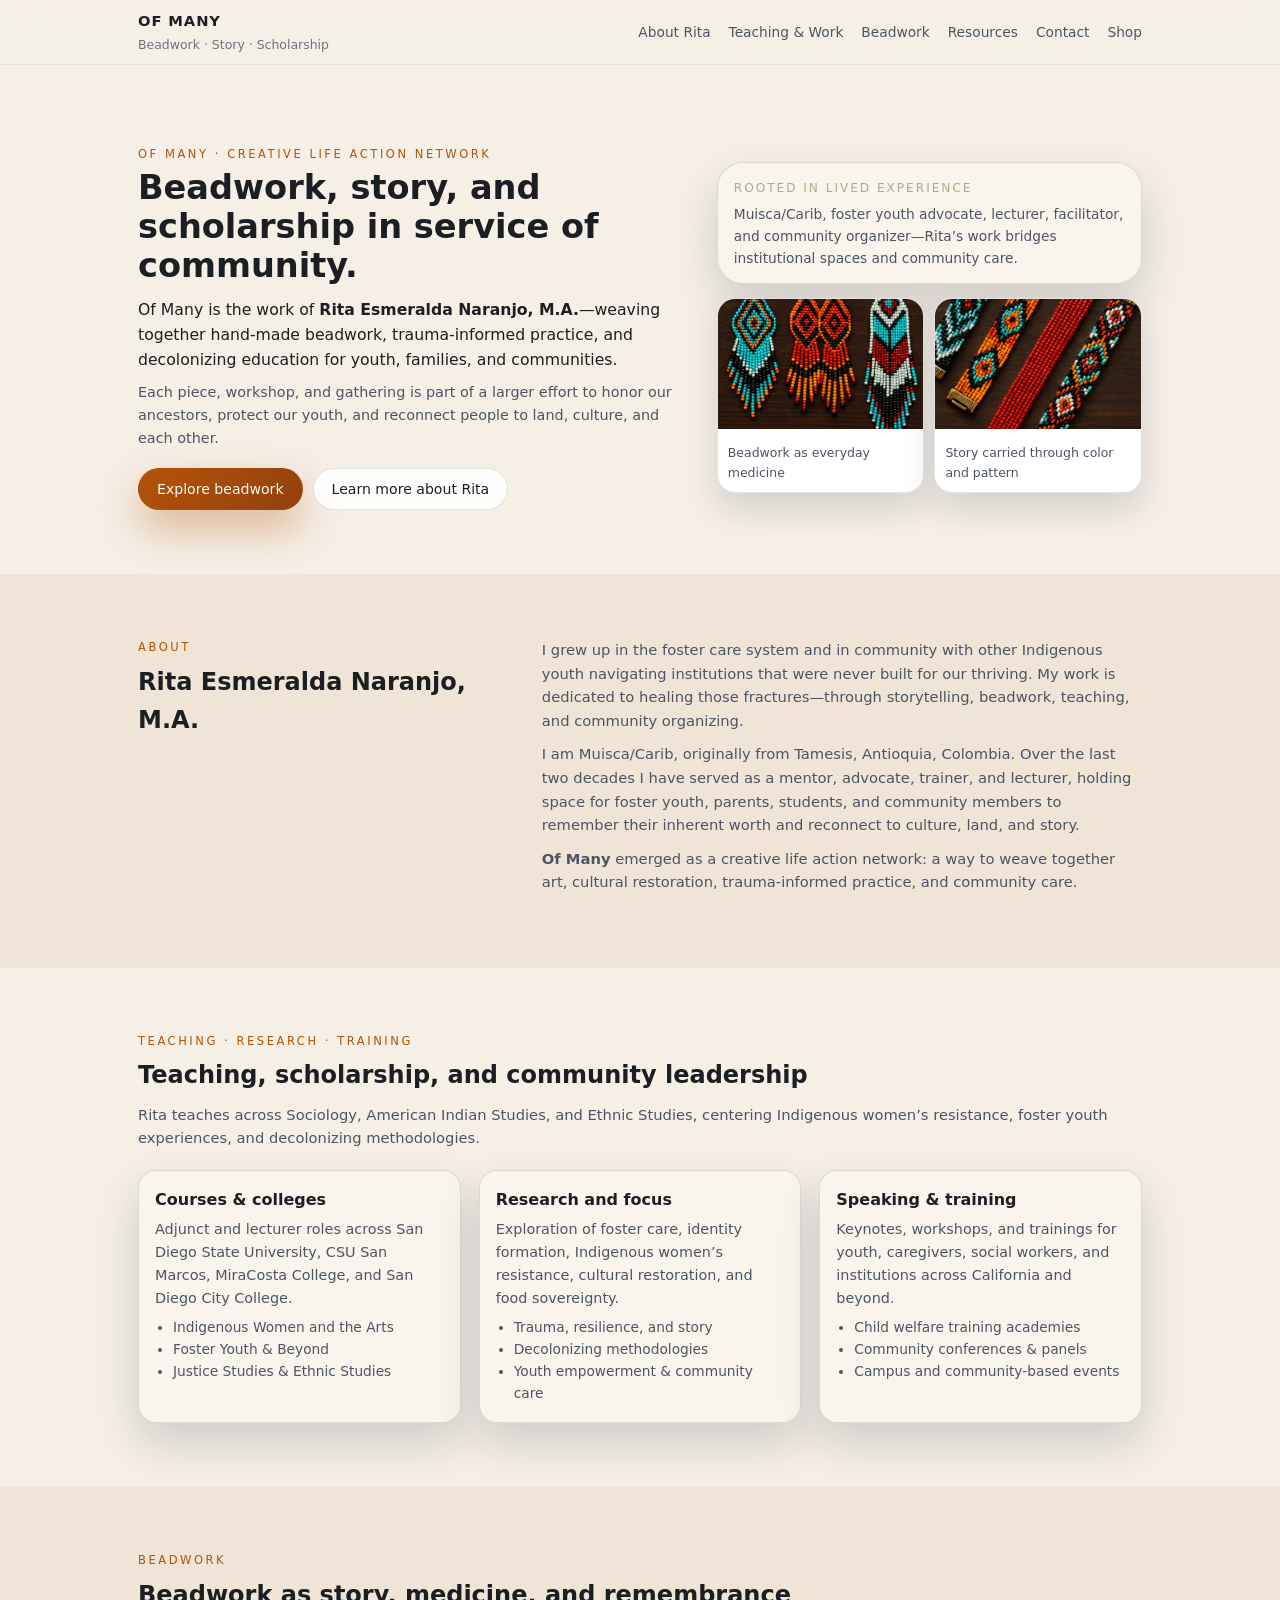
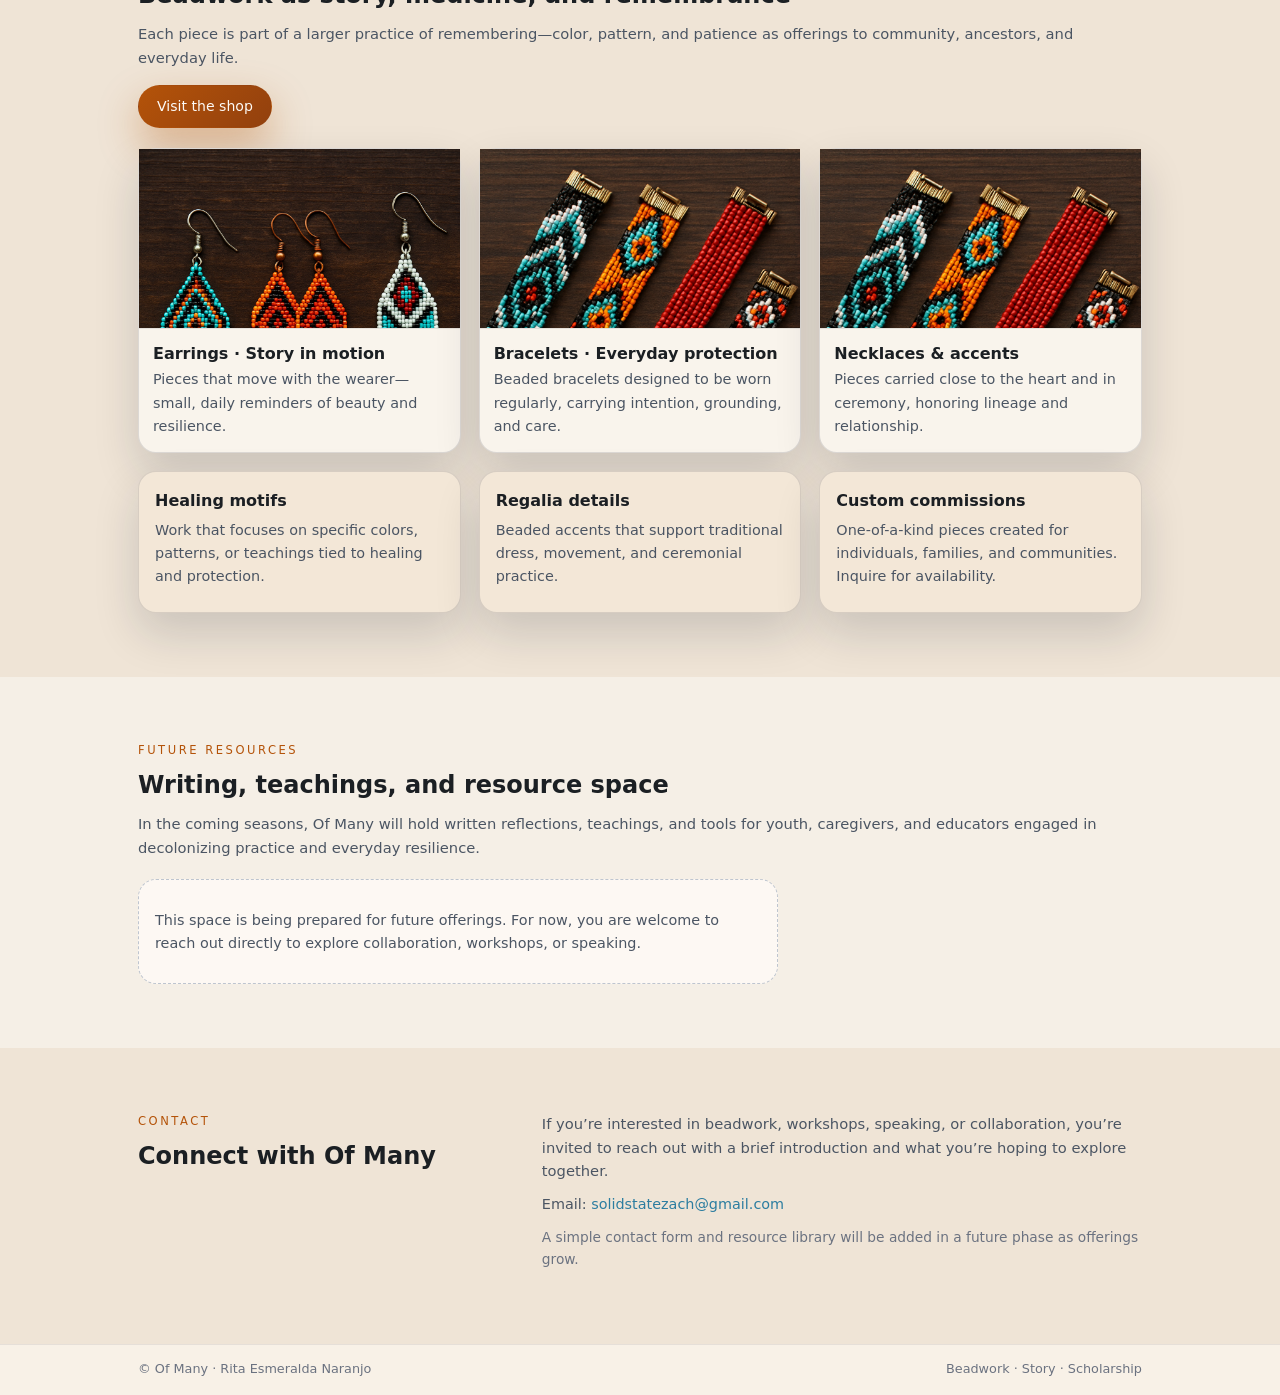
<file: index.html>
<!DOCTYPE html>
<html lang="en">
<head>
  <meta charset="UTF-8">
  <title>Of Many – Beadwork, Story, and Scholarship</title>
  <meta name="viewport" content="width=device-width, initial-scale=1">
  <meta name="description" content="Of Many is the work of Rita Esmeralda Naranjo, M.A.—beadwork, story, and scholarship rooted in Indigenous resilience, foster youth advocacy, and decolonizing practice.">
  <link rel="stylesheet" href="styles.css">
</head>
<body>
  <header class="top-nav">
    <div class="shell nav-inner">
      <a href="#top" class="nav-brand">
        <span class="nav-mark">Of Many</span>
        <span class="nav-sub">Beadwork · Story · Scholarship</span>
      </a>
      <nav class="nav-links">
        <a href="#about">About Rita</a>
        <a href="#academic">Teaching & Work</a>
        <a href="#beadwork">Beadwork</a>
        <a href="#resources">Resources</a>
        <a href="#contact">Contact</a>
        <a href="shop.html">Shop</a>
      </nav>
    </div>
  </header>

  <main id="top">
    <!-- HERO -->
    <section class="section hero">
      <div class="shell hero-grid">
        <div class="hero-text">
          <p class="eyebrow">OF MANY · CREATIVE LIFE ACTION NETWORK</p>
          <h1>Beadwork, story, and scholarship in service of community.</h1>
          <p class="hero-lead">
            Of Many is the work of <strong>Rita Esmeralda Naranjo, M.A.</strong>—weaving together hand-made beadwork, trauma-informed practice, and decolonizing education for youth, families, and communities.
          </p>
          <p class="hero-body">
            Each piece, workshop, and gathering is part of a larger effort to honor our ancestors, protect our youth, and reconnect people to land, culture, and each other.
          </p>
          <div class="hero-actions">
            <a href="#beadwork" class="btn btn-primary">Explore beadwork</a>
            <a href="#about" class="btn btn-ghost">Learn more about Rita</a>
          </div>
        </div>
        <aside class="hero-side">
          <div class="hero-panel">
            <p class="hero-panel-label">Rooted in lived experience</p>
            <p class="hero-panel-text">
              Muisca/Carib, foster youth advocate, lecturer, facilitator, and community organizer—Rita’s work bridges institutional spaces and community care.
            </p>
          </div>
          <div class="hero-glimpse-grid">
            <figure class="glimpse-card">
              <img src="assets/ofmany1.png" alt="Beaded earrings and cultural beadwork">
              <figcaption>Beadwork as everyday medicine</figcaption>
            </figure>
            <figure class="glimpse-card">
              <img src="assets/ofmany2.png" alt="Handcrafted beadwork laid out on fabric">
              <figcaption>Story carried through color and pattern</figcaption>
            </figure>
          </div>
        </aside>
      </div>
    </section>

    <!-- STORY / ABOUT -->
    <section id="about" class="section section-band">
      <div class="shell split">
        <div class="split-label">
          <p class="eyebrow">ABOUT</p>
          <h2>Rita Esmeralda Naranjo, M.A.</h2>
        </div>
        <div class="split-body">
          <p>
            I grew up in the foster care system and in community with other Indigenous youth navigating institutions that were never built for our thriving.
            My work is dedicated to healing those fractures—through storytelling, beadwork, teaching, and community organizing.
          </p>
          <p>
            I am Muisca/Carib, originally from Tamesis, Antioquia, Colombia. Over the last two decades I have served as a mentor, advocate, trainer, and lecturer,
            holding space for foster youth, parents, students, and community members to remember their inherent worth and reconnect to culture, land, and story.
          </p>
          <p>
            <strong>Of Many</strong> emerged as a creative life action network: a way to weave together art, cultural restoration, trauma-informed practice, and community care.
          </p>
        </div>
      </div>
    </section>

    <!-- ACADEMIC & PROFESSIONAL WORK -->
    <section id="academic" class="section">
      <div class="shell">
        <div class="section-head">
          <p class="eyebrow">TEACHING · RESEARCH · TRAINING</p>
          <h2>Teaching, scholarship, and community leadership</h2>
          <p class="section-lead">
            Rita teaches across Sociology, American Indian Studies, and Ethnic Studies, centering Indigenous women’s resistance, foster youth experiences, and decolonizing methodologies.
          </p>
        </div>

        <div class="grid grid-3">
          <article class="card">
            <h3>Courses & colleges</h3>
            <p>
              Adjunct and lecturer roles across San Diego State University, CSU San Marcos, MiraCosta College, and San Diego City College.
            </p>
            <ul>
              <li>Indigenous Women and the Arts</li>
              <li>Foster Youth & Beyond</li>
              <li>Justice Studies & Ethnic Studies</li>
            </ul>
          </article>

          <article class="card">
            <h3>Research and focus</h3>
            <p>
              Exploration of foster care, identity formation, Indigenous women’s resistance, cultural restoration, and food sovereignty.
            </p>
            <ul>
              <li>Trauma, resilience, and story</li>
              <li>Decolonizing methodologies</li>
              <li>Youth empowerment & community care</li>
            </ul>
          </article>

          <article class="card">
            <h3>Speaking & training</h3>
            <p>
              Keynotes, workshops, and trainings for youth, caregivers, social workers, and institutions across California and beyond.
            </p>
            <ul>
              <li>Child welfare training academies</li>
              <li>Community conferences & panels</li>
              <li>Campus and community-based events</li>
            </ul>
          </article>
        </div>
      </div>
    </section>

    <!-- BEADWORK GALLERY -->
    <section id="beadwork" class="section section-band">
      <div class="shell">
        <div class="section-head">
          <p class="eyebrow">BEADWORK</p>
          <h2>Beadwork as story, medicine, and remembrance</h2>
          <p class="section-lead">
            Each piece is part of a larger practice of remembering—color, pattern, and patience as offerings to community, ancestors, and everyday life.
          </p>
          <div class="section-cta">
            <a href="shop.html" class="btn btn-primary">Visit the shop</a>
          </div>
        </div>

        <div class="grid grid-3 gallery">
          <article class="card card-gallery">
            <div class="card-image">
              <img src="assets/beads-earrings.png" alt="Beaded earrings">
            </div>
            <h3>Earrings · Story in motion</h3>
            <p>Pieces that move with the wearer—small, daily reminders of beauty and resilience.</p>
          </article>

          <article class="card card-gallery">
            <div class="card-image">
              <img src="assets/beads-bracelets.png" alt="Beaded bracelets">
            </div>
            <h3>Bracelets · Everyday protection</h3>
            <p>Beaded bracelets designed to be worn regularly, carrying intention, grounding, and care.</p>
          </article>

          <article class="card card-gallery">
            <div class="card-image">
              <img src="assets/beads-cultural.png" alt="Cultural beadwork imagery">
            </div>
            <h3>Necklaces & accents</h3>
            <p>Pieces carried close to the heart and in ceremony, honoring lineage and relationship.</p>
          </article>

          <article class="card card-muted">
            <h3>Healing motifs</h3>
            <p>Work that focuses on specific colors, patterns, or teachings tied to healing and protection.</p>
          </article>

          <article class="card card-muted">
            <h3>Regalia details</h3>
            <p>Beaded accents that support traditional dress, movement, and ceremonial practice.</p>
          </article>

          <article class="card card-muted">
            <h3>Custom commissions</h3>
            <p>One-of-a-kind pieces created for individuals, families, and communities. Inquire for availability.</p>
          </article>
        </div>
      </div>
    </section>

    <!-- FUTURE RESOURCES -->
    <section id="resources" class="section">
      <div class="shell">
        <div class="section-head">
          <p class="eyebrow">FUTURE RESOURCES</p>
          <h2>Writing, teachings, and resource space</h2>
          <p class="section-lead">
            In the coming seasons, Of Many will hold written reflections, teachings, and tools for youth, caregivers, and educators engaged in decolonizing practice and everyday resilience.
          </p>
        </div>
        <div class="resources-note">
          <p>This space is being prepared for future offerings. For now, you are welcome to reach out directly to explore collaboration, workshops, or speaking.</p>
        </div>
      </div>
    </section>

    <!-- CONTACT -->
    <section id="contact" class="section section-band">
      <div class="shell split">
        <div class="split-label">
          <p class="eyebrow">CONTACT</p>
          <h2>Connect with Of Many</h2>
        </div>
        <div class="split-body">
          <p>
            If you’re interested in beadwork, workshops, speaking, or collaboration, you’re invited to reach out with a brief introduction and what you’re hoping to explore together.
          </p>
          <p class="contact-line">
            Email: <a href="mailto:solidstatezach@gmail.com">solidstatezach@gmail.com</a>
          </p>
          <p class="contact-line contact-note">
            A simple contact form and resource library will be added in a future phase as offerings grow.
          </p>
        </div>
      </div>
    </section>
  </main>

  <footer class="site-footer">
    <div class="shell footer-inner">
      <span>© Of Many · Rita Esmeralda Naranjo</span>
      <span>Beadwork · Story · Scholarship</span>
    </div>
  </footer>
</body>
</html>
</file>
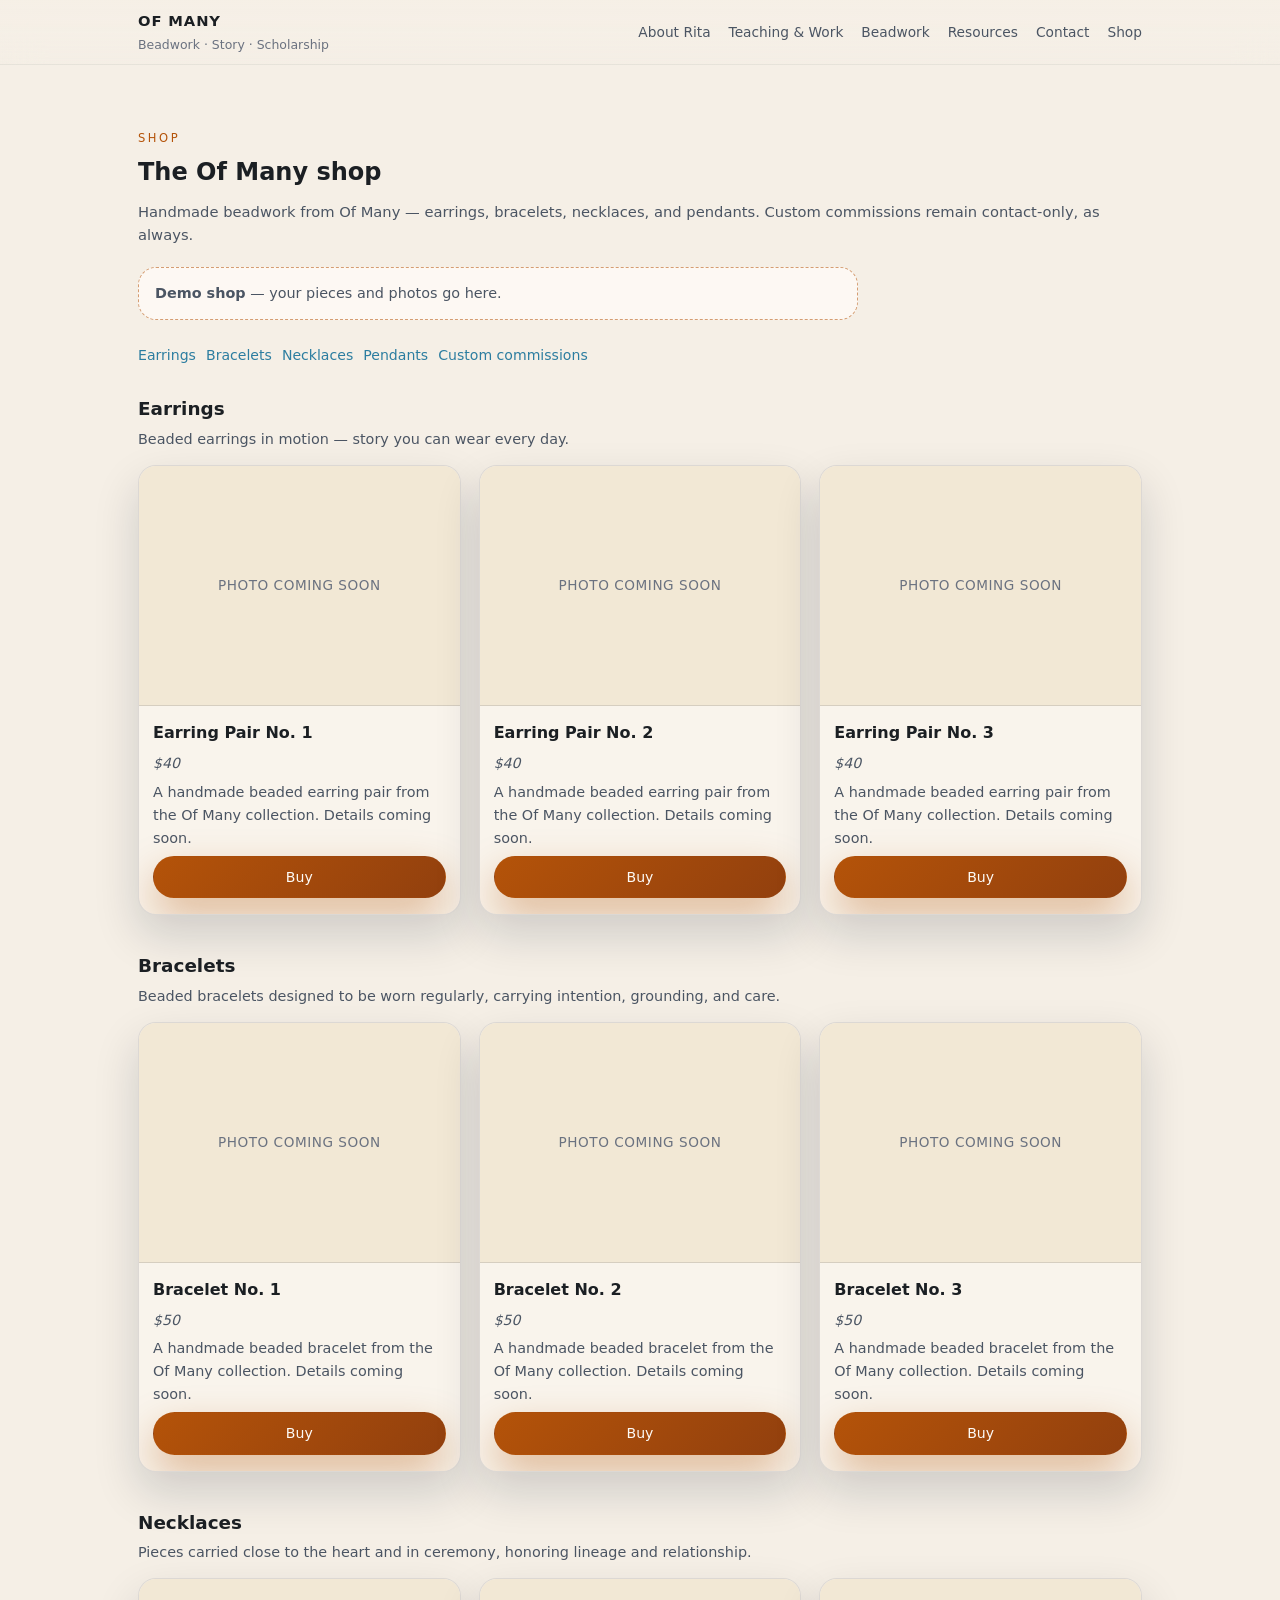
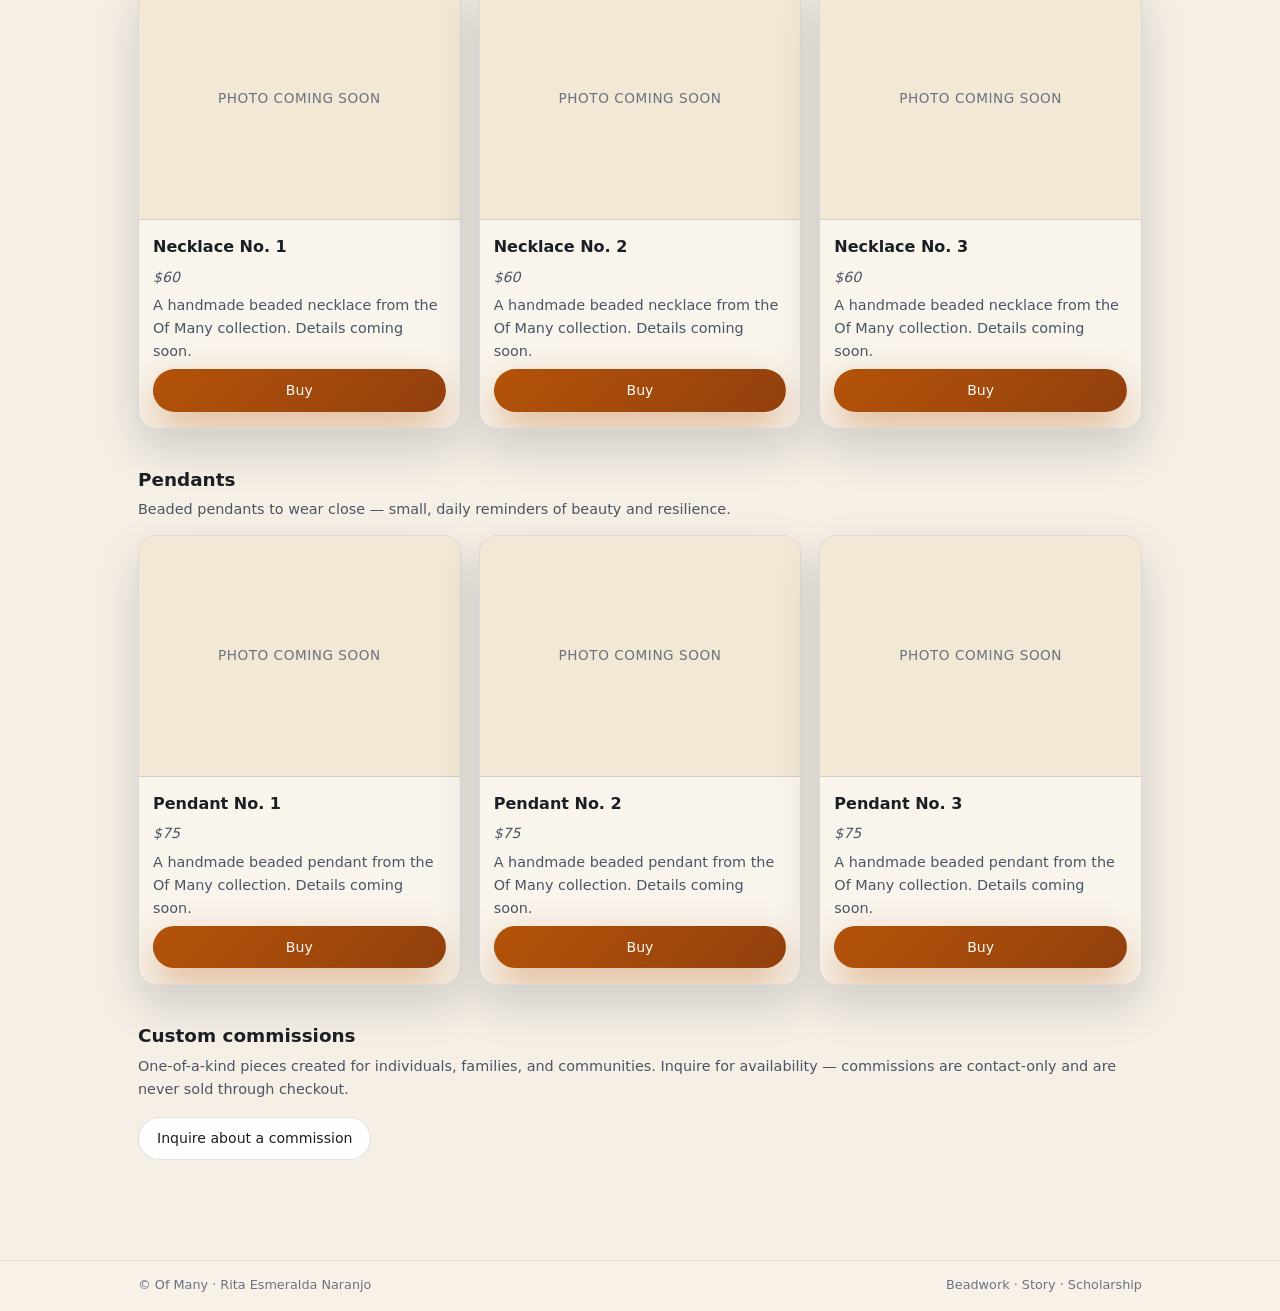
<file: shop.html>
<!DOCTYPE html>
<html lang="en">
<head>
  <meta charset="UTF-8">
  <title>Shop – Of Many</title>
  <meta name="viewport" content="width=device-width, initial-scale=1">
  <meta name="description" content="Handmade beadwork from Of Many — earrings, bracelets, necklaces, and pendants. Custom commissions by inquiry.">
  <link rel="stylesheet" href="styles.css">
</head>
<body>
  <header class="top-nav">
    <div class="shell nav-inner">
      <a href="index.html#top" class="nav-brand">
        <span class="nav-mark">Of Many</span>
        <span class="nav-sub">Beadwork · Story · Scholarship</span>
      </a>
      <nav class="nav-links">
        <a href="index.html#about">About Rita</a>
        <a href="index.html#academic">Teaching &amp; Work</a>
        <a href="index.html#beadwork">Beadwork</a>
        <a href="index.html#resources">Resources</a>
        <a href="index.html#contact">Contact</a>
        <a href="shop.html">Shop</a>
      </nav>
    </div>
  </header>

  <main>
    <section class="section">
      <div class="shell">
        <div class="section-head">
          <p class="eyebrow">SHOP</p>
          <h2>The Of Many shop</h2>
          <p class="section-lead">
            Handmade beadwork from Of Many — earrings, bracelets, necklaces, and pendants. Custom commissions remain contact-only, as always.
          </p>
        </div>

        <p class="shop-note"><strong>Demo shop</strong> — your pieces and photos go here.</p>

        <nav class="shop-subnav" aria-label="Shop categories">
          <a href="#earrings">Earrings</a>
          <a href="#bracelets">Bracelets</a>
          <a href="#necklaces">Necklaces</a>
          <a href="#pendants">Pendants</a>
          <a href="#commissions">Custom commissions</a>
        </nav>

        <!-- EARRINGS -->
        <div class="shop-category" id="earrings">
          <h3>Earrings</h3>
          <p>Beaded earrings in motion — story you can wear every day.</p>
          <div class="grid grid-3">
            <article class="card product-card">
              <div class="placeholder-image" role="img" aria-label="Photo coming soon">Photo coming soon</div>
              <div class="product-card-body">
                <h4>Earring Pair No. 1</h4>
                <p class="price-coming">$40</p>
                <p>A handmade beaded earring pair from the Of Many collection. Details coming soon.</p>
                <a href="YOUR-STRIPE-LINK" class="btn btn-primary">Buy</a>
              </div>
            </article>
            <article class="card product-card">
              <div class="placeholder-image" role="img" aria-label="Photo coming soon">Photo coming soon</div>
              <div class="product-card-body">
                <h4>Earring Pair No. 2</h4>
                <p class="price-coming">$40</p>
                <p>A handmade beaded earring pair from the Of Many collection. Details coming soon.</p>
                <a href="YOUR-STRIPE-LINK" class="btn btn-primary">Buy</a>
              </div>
            </article>
            <article class="card product-card">
              <div class="placeholder-image" role="img" aria-label="Photo coming soon">Photo coming soon</div>
              <div class="product-card-body">
                <h4>Earring Pair No. 3</h4>
                <p class="price-coming">$40</p>
                <p>A handmade beaded earring pair from the Of Many collection. Details coming soon.</p>
                <a href="YOUR-STRIPE-LINK" class="btn btn-primary">Buy</a>
              </div>
            </article>
          </div>
        </div>

        <!-- BRACELETS -->
        <div class="shop-category" id="bracelets">
          <h3>Bracelets</h3>
          <p>Beaded bracelets designed to be worn regularly, carrying intention, grounding, and care.</p>
          <div class="grid grid-3">
            <article class="card product-card">
              <div class="placeholder-image" role="img" aria-label="Photo coming soon">Photo coming soon</div>
              <div class="product-card-body">
                <h4>Bracelet No. 1</h4>
                <p class="price-coming">$50</p>
                <p>A handmade beaded bracelet from the Of Many collection. Details coming soon.</p>
                <a href="YOUR-STRIPE-LINK" class="btn btn-primary">Buy</a>
              </div>
            </article>
            <article class="card product-card">
              <div class="placeholder-image" role="img" aria-label="Photo coming soon">Photo coming soon</div>
              <div class="product-card-body">
                <h4>Bracelet No. 2</h4>
                <p class="price-coming">$50</p>
                <p>A handmade beaded bracelet from the Of Many collection. Details coming soon.</p>
                <a href="YOUR-STRIPE-LINK" class="btn btn-primary">Buy</a>
              </div>
            </article>
            <article class="card product-card">
              <div class="placeholder-image" role="img" aria-label="Photo coming soon">Photo coming soon</div>
              <div class="product-card-body">
                <h4>Bracelet No. 3</h4>
                <p class="price-coming">$50</p>
                <p>A handmade beaded bracelet from the Of Many collection. Details coming soon.</p>
                <a href="YOUR-STRIPE-LINK" class="btn btn-primary">Buy</a>
              </div>
            </article>
          </div>
        </div>

        <!-- NECKLACES -->
        <div class="shop-category" id="necklaces">
          <h3>Necklaces</h3>
          <p>Pieces carried close to the heart and in ceremony, honoring lineage and relationship.</p>
          <div class="grid grid-3">
            <article class="card product-card">
              <div class="placeholder-image" role="img" aria-label="Photo coming soon">Photo coming soon</div>
              <div class="product-card-body">
                <h4>Necklace No. 1</h4>
                <p class="price-coming">$60</p>
                <p>A handmade beaded necklace from the Of Many collection. Details coming soon.</p>
                <a href="YOUR-STRIPE-LINK" class="btn btn-primary">Buy</a>
              </div>
            </article>
            <article class="card product-card">
              <div class="placeholder-image" role="img" aria-label="Photo coming soon">Photo coming soon</div>
              <div class="product-card-body">
                <h4>Necklace No. 2</h4>
                <p class="price-coming">$60</p>
                <p>A handmade beaded necklace from the Of Many collection. Details coming soon.</p>
                <a href="YOUR-STRIPE-LINK" class="btn btn-primary">Buy</a>
              </div>
            </article>
            <article class="card product-card">
              <div class="placeholder-image" role="img" aria-label="Photo coming soon">Photo coming soon</div>
              <div class="product-card-body">
                <h4>Necklace No. 3</h4>
                <p class="price-coming">$60</p>
                <p>A handmade beaded necklace from the Of Many collection. Details coming soon.</p>
                <a href="YOUR-STRIPE-LINK" class="btn btn-primary">Buy</a>
              </div>
            </article>
          </div>
        </div>

        <!-- PENDANTS -->
        <div class="shop-category" id="pendants">
          <h3>Pendants</h3>
          <p>Beaded pendants to wear close — small, daily reminders of beauty and resilience.</p>
          <div class="grid grid-3">
            <article class="card product-card">
              <div class="placeholder-image" role="img" aria-label="Photo coming soon">Photo coming soon</div>
              <div class="product-card-body">
                <h4>Pendant No. 1</h4>
                <p class="price-coming">$75</p>
                <p>A handmade beaded pendant from the Of Many collection. Details coming soon.</p>
                <a href="YOUR-STRIPE-LINK" class="btn btn-primary">Buy</a>
              </div>
            </article>
            <article class="card product-card">
              <div class="placeholder-image" role="img" aria-label="Photo coming soon">Photo coming soon</div>
              <div class="product-card-body">
                <h4>Pendant No. 2</h4>
                <p class="price-coming">$75</p>
                <p>A handmade beaded pendant from the Of Many collection. Details coming soon.</p>
                <a href="YOUR-STRIPE-LINK" class="btn btn-primary">Buy</a>
              </div>
            </article>
            <article class="card product-card">
              <div class="placeholder-image" role="img" aria-label="Photo coming soon">Photo coming soon</div>
              <div class="product-card-body">
                <h4>Pendant No. 3</h4>
                <p class="price-coming">$75</p>
                <p>A handmade beaded pendant from the Of Many collection. Details coming soon.</p>
                <a href="YOUR-STRIPE-LINK" class="btn btn-primary">Buy</a>
              </div>
            </article>
          </div>
        </div>

        <!-- CUSTOM COMMISSIONS -->
        <div class="shop-category" id="commissions">
          <h3>Custom commissions</h3>
          <p>One-of-a-kind pieces created for individuals, families, and communities. Inquire for availability — commissions are contact-only and are never sold through checkout.</p>
          <div class="section-cta">
            <a href="index.html#contact" class="btn btn-ghost">Inquire about a commission</a>
          </div>
        </div>
      </div>
    </section>
  </main>

  <footer class="site-footer">
    <div class="shell footer-inner">
      <span>© Of Many · Rita Esmeralda Naranjo</span>
      <span>Beadwork · Story · Scholarship</span>
    </div>
  </footer>
</body>
</html>
</file>
<file: styles.css>
:root{
  --bg: #f5efe6;
  --bg-soft: #f9f4ec;
  --bg-band: #efe4d6;
  --ink: #1b1f23;
  --ink-soft: #4b5563;
  --ink-muted: #6b7280;

  --clay: #b45309;
  --sage: #a3b18a;
  --turquoise: #2c7da0;
  --sand: #f2e8d5;
  --border: rgba(15,23,42,0.12);
  --border-strong: rgba(15,23,42,0.35);

  --radius-lg: 26px;
  --radius-md: 18px;
  --shadow-soft: 0 20px 45px rgba(15,23,42,0.16);
}

*,
*::before,
*::after{
  box-sizing:border-box;
}

html,body{
  margin:0;
  padding:0;
  min-height:100%;
}

body{
  font-family: system-ui,-apple-system,BlinkMacSystemFont,"Segoe UI",sans-serif;
  background:var(--bg);
  color:var(--ink);
  line-height:1.6;
}

/* Shell */

.shell{
  width:100%;
  max-width:1040px;
  margin:0 auto;
  padding:0 18px;
}

/* Top nav */

.top-nav{
  position:sticky;
  top:0;
  z-index:50;
  backdrop-filter:blur(20px);
  background:linear-gradient(to bottom, rgba(245,239,230,0.96), rgba(245,239,230,0.9), transparent);
  border-bottom:1px solid rgba(15,23,42,0.06);
}

.nav-inner{
  display:flex;
  align-items:center;
  justify-content:space-between;
  height:64px;
}

.nav-brand{
  display:flex;
  flex-direction:column;
  gap:2px;
  text-decoration:none;
  color:var(--ink);
}
.nav-mark{
  font-weight:600;
  letter-spacing:0.06em;
  font-size:0.92rem;
  text-transform:uppercase;
}
.nav-sub{
  font-size:0.78rem;
  color:var(--ink-muted);
}

.nav-links{
  display:flex;
  gap:18px;
  font-size:0.86rem;
}
.nav-links a{
  text-decoration:none;
  color:var(--ink-soft);
}
.nav-links a:hover{
  color:var(--clay);
}

/* Sections */

.section{
  padding:64px 0;
}

.section-band{
  background:var(--bg-band);
}

.section-head{
  margin-bottom:20px;
}

.eyebrow{
  font-size:0.72rem;
  text-transform:uppercase;
  letter-spacing:0.22em;
  color:var(--clay);
  margin:0 0 6px;
}

.section h2{
  margin:0 0 8px;
  font-size:1.5rem;
}

.section-lead{
  margin:0;
  font-size:0.92rem;
  color:var(--ink-soft);
}

/* Hero */

.hero{
  padding-top:80px;
}

.hero-grid{
  display:grid;
  gap:26px;
}

.hero-text h1{
  margin:6px 0 12px;
  font-size:2.1rem;
  line-height:1.15;
}

.hero-lead{
  margin:0 0 8px;
  font-size:0.98rem;
  color:var(--ink);
}

.hero-body{
  margin:0 0 18px;
  font-size:0.9rem;
  color:var(--ink-soft);
}

.hero-actions{
  display:flex;
  flex-wrap:wrap;
  gap:10px;
}

/* Buttons */

.btn{
  display:inline-flex;
  align-items:center;
  justify-content:center;
  padding:9px 18px;
  border-radius:999px;
  border:1px solid transparent;
  font-size:0.88rem;
  font-weight:500;
  cursor:pointer;
  text-decoration:none;
}

.btn-primary{
  background:linear-gradient(135deg,var(--clay),#92400e);
  color:#fdfaf6;
  box-shadow:0 18px 40px rgba(180,83,9,0.38);
}
.btn-primary:hover{
  filter:brightness(1.04);
}

.btn-ghost{
  background:rgba(255,255,255,0.9);
  border-color:var(--border);
  color:var(--ink);
}
.btn-ghost:hover{
  border-color:var(--border-strong);
}

/* Hero side */

.hero-side{
  display:flex;
  flex-direction:column;
  gap:14px;
}

.hero-panel{
  background:var(--bg-soft);
  border-radius:var(--radius-lg);
  border:1px solid var(--border);
  padding:16px 16px 14px;
  box-shadow:var(--shadow-soft);
}
.hero-panel-label{
  font-size:0.76rem;
  text-transform:uppercase;
  letter-spacing:0.16em;
  color:var(--sage);
  margin:0 0 4px;
}
.hero-panel-text{
  margin:0;
  font-size:0.86rem;
  color:var(--ink-soft);
}

.hero-glimpse-grid{
  display:grid;
  gap:10px;
  grid-template-columns:repeat(2,minmax(0,1fr));
}

.glimpse-card{
  margin:0;
  background:#ffffff;
  border-radius:18px;
  border:1px solid var(--border);
  overflow:hidden;
  box-shadow:0 16px 34px rgba(15,23,42,0.14);
  font-size:0.78rem;
  color:var(--ink-soft);
}
.glimpse-card img{
  width:100%;
  height:130px;
  object-fit:cover;
}
.glimpse-card figcaption{
  padding:8px 10px 9px;
}

/* Split layout (label + body) */

.split{
  display:grid;
  gap:18px;
}

.split-label h2{
  margin-top:4px;
  margin-bottom:0;
}

.split-body{
  font-size:0.92rem;
  color:var(--ink-soft);
}
.split-body p{
  margin:0 0 10px;
}

/* Grid */

.grid{
  display:grid;
  gap:18px;
}

.grid-3{
  grid-template-columns:1fr;
}

/* Cards */

.card{
  background:var(--bg-soft);
  border-radius:var(--radius-md);
  border:1px solid var(--border);
  padding:16px 16px 18px;
  box-shadow:var(--shadow-soft);
  font-size:0.9rem;
}

.card h3{
  margin:0 0 6px;
  font-size:1rem;
}

.card p{
  margin:4px 0 6px;
  color:var(--ink-soft);
}

.card ul{
  margin:6px 0 0 18px;
  padding:0;
  color:var(--ink-soft);
  font-size:0.86rem;
}

/* Gallery cards */

.gallery{
  margin-top:10px;
}

.card-gallery{
  padding:0;
}

.card-image{
  border-bottom:1px solid rgba(15,23,42,0.09);
  max-height:180px;
  overflow:hidden;
}
.card-image img{
  width:100%;
  height:100%;
  object-fit:cover;
}

.card-gallery h3{
  padding:12px 14px 2px;
  margin:0;
}
.card-gallery p{
  padding:0 14px 14px;
  margin:0;
}

.card-muted{
  background:#f3e7d7;
}

/* Resources */

.resources-note{
  max-width:640px;
  border-radius:var(--radius-md);
  border:1px dashed rgba(148,163,184,0.6);
  background:#fdf8f3;
  padding:14px 16px;
  font-size:0.9rem;
  color:var(--ink-soft);
}

/* Contact */

.contact-line{
  margin:0 0 6px;
  font-size:0.9rem;
}
.contact-note{
  color:var(--ink-muted);
  font-size:0.86rem;
}
.contact-line a{
  color:var(--turquoise);
  text-decoration:none;
}
.contact-line a:hover{
  text-decoration:underline;
}

/* Footer */

.site-footer{
  border-top:1px solid rgba(15,23,42,0.08);
  background:#f8f1e7;
  padding:14px 0 16px;
  font-size:0.8rem;
  color:var(--ink-muted);
}

.footer-inner{
  display:flex;
  justify-content:space-between;
  align-items:center;
  gap:10px;
}

/* Responsive */

@media (min-width:800px){
  .hero-grid{
    grid-template-columns:minmax(0,1.3fr) minmax(0,1fr);
    align-items:center;
  }
  .grid-3{
    grid-template-columns:repeat(3,minmax(0,1fr));
  }
  .split{
    grid-template-columns:0.9fr 1.4fr;
  }
}

@media (max-width:720px){
  .section{
    padding:48px 0;
  }
  .hero{
    padding-top:56px;
  }
  .hero-text h1{
    font-size:1.75rem;
  }
  .nav-inner{
    flex-direction:column;
    align-items:flex-start;
    height:auto;
    padding:10px 0;
    gap:8px;
  }
  .nav-links{
    display:flex;
    flex-wrap:wrap;
    gap:12px;
  }
}

/* Shop */

.shop-note{
  max-width:720px;
  border:1px dashed rgba(180,83,9,0.55);
  background:#fdf8f3;
  border-radius:var(--radius-md);
  padding:14px 16px;
  font-size:0.9rem;
  color:var(--ink-soft);
  margin:0 0 24px;
}

.shop-subnav{
  display:flex;
  flex-wrap:wrap;
  gap:10px;
  margin:0 0 28px;
  font-size:0.88rem;
}

.shop-subnav a{
  color:var(--turquoise);
  text-decoration:none;
}

.shop-subnav a:hover{
  text-decoration:underline;
}

.shop-category{
  margin-bottom:36px;
}

.shop-category h3{
  margin:0 0 4px;
  font-size:1.15rem;
}

.shop-category > p{
  margin:0 0 14px;
  font-size:0.9rem;
  color:var(--ink-soft);
}

.product-card{
  padding:0;
  overflow:hidden;
  display:flex;
  flex-direction:column;
}

.product-card-body{
  padding:14px 14px 16px;
  display:flex;
  flex-direction:column;
  gap:6px;
  flex:1;
}

.product-card-body h4{
  margin:0;
  font-size:1rem;
}

.product-card-body p{
  margin:0;
}

.price-coming{
  color:var(--ink-muted);
  font-style:italic;
  font-size:0.88rem;
}

.placeholder-image{
  aspect-ratio:4 / 3;
  background:var(--sand);
  border-bottom:1px solid var(--border);
  display:flex;
  align-items:center;
  justify-content:center;
  color:var(--ink-muted);
  font-size:0.85rem;
  letter-spacing:0.04em;
  text-transform:uppercase;
}

.product-card .btn{
  margin-top:auto;
  width:100%;
}

.section-cta{
  margin-top:16px;
}
</file>
